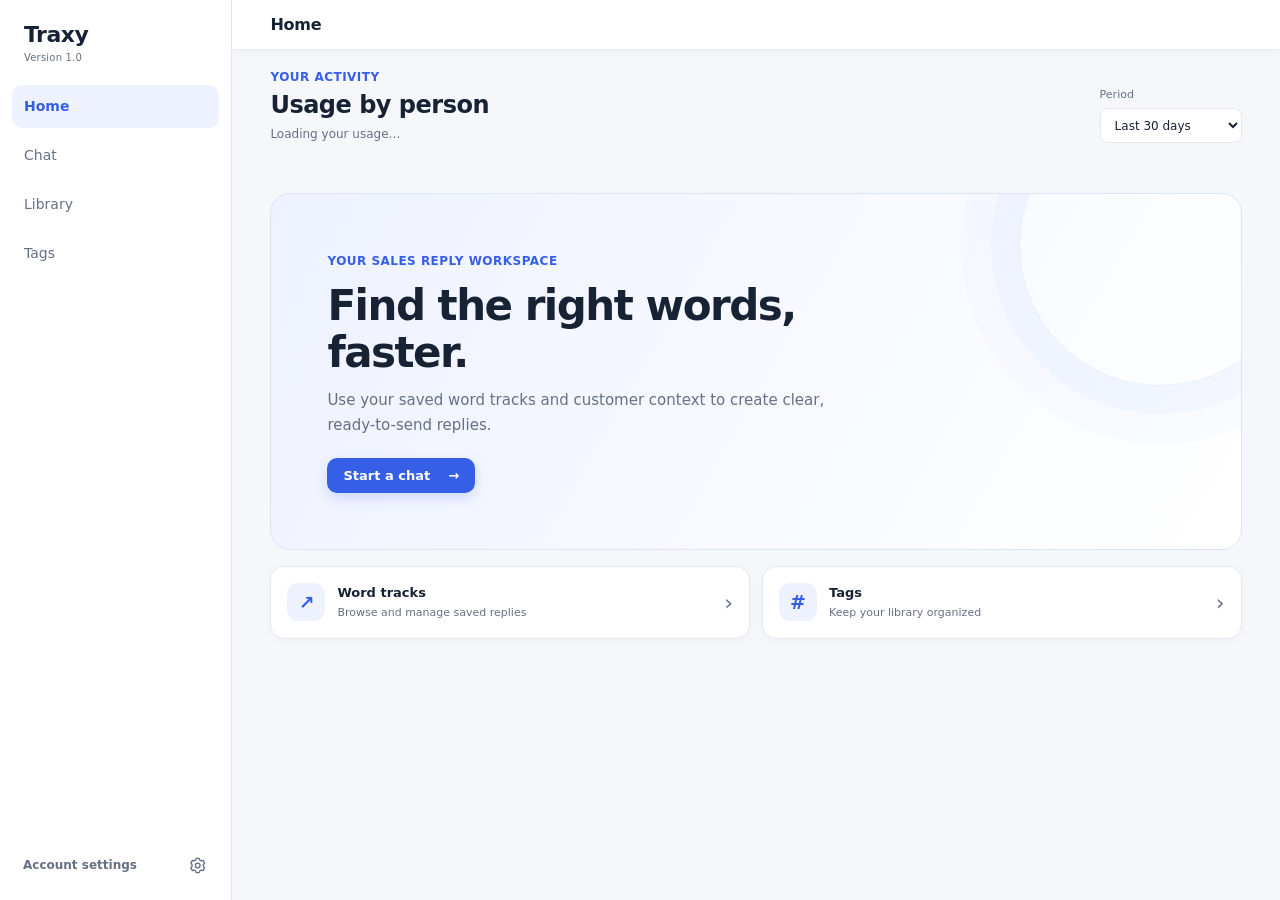
<file: index.html>
<!doctype html>
<html lang="en">
<head>
  <meta charset="UTF-8">
  <meta name="viewport" content="width=device-width, initial-scale=1.0">
  <title>Traxy</title>
  <meta http-equiv="refresh" content="0; url=pages/home.html">
</head>
<body>
  <p><a href="pages/home.html">Open Traxy</a></p>
  <script>location.replace('pages/home.html');</script>
</body>
</html>
</file>
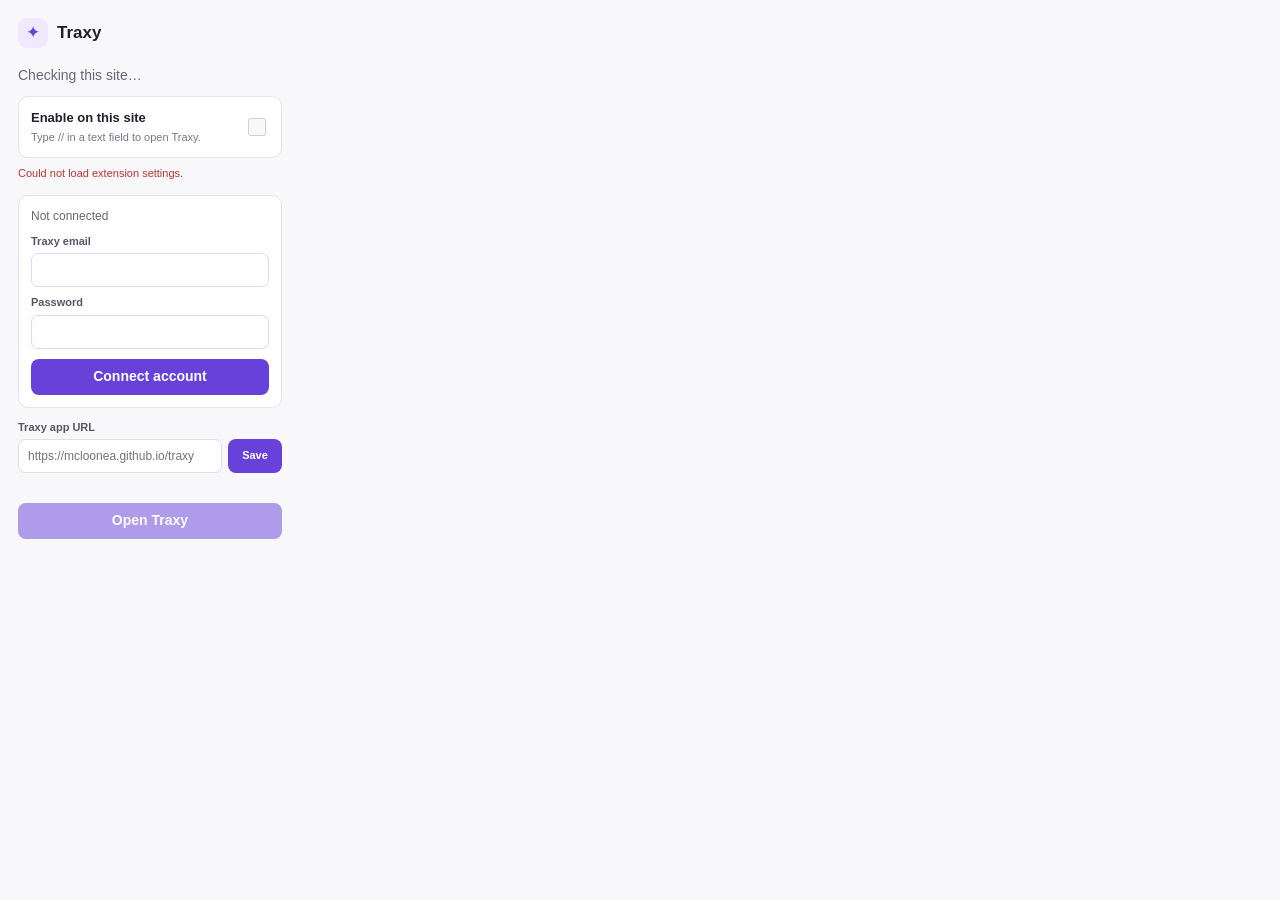
<file: extension/popup.html>
<!doctype html>
<html lang="en">
<head>
  <meta charset="utf-8">
  <meta name="viewport" content="width=device-width, initial-scale=1">
  <title>Traxy extension</title>
  <link rel="stylesheet" href="popup.css">
</head>
<body>
  <main class="popup">
    <header><span class="mark">✦</span><strong>Traxy</strong></header>
    <p id="site-name">Checking this site…</p>
    <label class="switch-row" for="site-enabled">
      <span><strong>Enable on this site</strong><small>Type // in a text field to open Traxy.</small></span>
      <input id="site-enabled" type="checkbox" disabled>
    </label>
    <p id="status" role="status"></p>
    <section class="account" aria-label="Traxy account">
      <p id="account-status">Not connected</p>
      <form id="signin-form">
        <label for="email">Traxy email</label>
        <input id="email" type="email" autocomplete="username" required>
        <label for="password">Password</label>
        <input id="password" type="password" autocomplete="current-password" required>
        <button type="submit" id="signin-button">Connect account</button>
      </form>
      <button id="signout-button" type="button" hidden>Disconnect account</button>
    </section>
    <label class="app-url-label" for="app-url">Traxy app URL</label>
    <div class="app-url-row"><input id="app-url" type="url" placeholder="https://mcloonea.github.io/traxy" autocomplete="url"><button id="save-app-url" type="button">Save</button></div>
    <p id="app-url-status" role="status"></p>
    <button id="open-traxy" type="button" disabled>Open Traxy</button>
  </main>
  <script src="popup.js"></script>
</body>
</html>
</file>
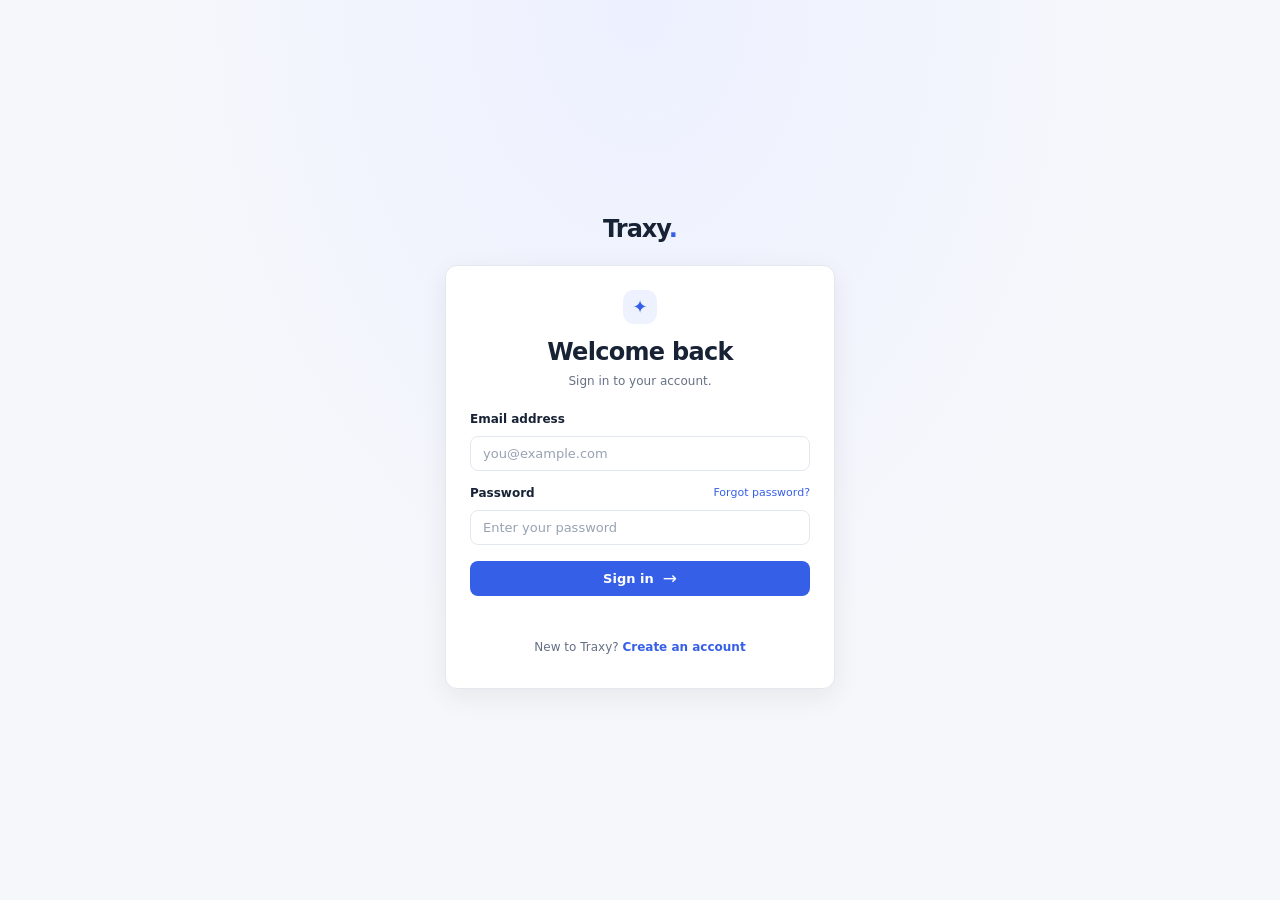
<file: pages/auth.html>
<!doctype html>
<html lang="en">
<head>
  <meta charset="UTF-8">
  <meta name="viewport" content="width=device-width, initial-scale=1.0">
  <title>Sign in | Traxy</title>
  <link rel="stylesheet" href="../design/style.css">
  <script type="module" src="../js/auth.js"></script>
</head>
<body class="auth-page">
  <main class="auth-shell">
    <a class="auth-brand" href="home.html" aria-label="Traxy home">Traxy<span>.</span></a>

    <section class="auth-card" aria-labelledby="auth-title">
      <div class="auth-mark" aria-hidden="true">✦</div>
      <h1 id="auth-title">Welcome back</h1>
      <p class="auth-subtitle" id="auth-subtitle">Sign in to your account.</p>

      <form class="auth-form" id="auth-form">
        <label for="email">Email address</label>
        <input id="email" name="email" type="email" placeholder="you@example.com" autocomplete="email" required>

        <div class="password-label">
          <label for="password">Password</label>
          <a href="#" id="forgot-password">Forgot password?</a>
        </div>
        <input id="password" name="password" type="password" placeholder="Enter your password" autocomplete="current-password" required>

        <div class="name-field" id="name-field" hidden>
          <label for="name">Your name</label>
          <input id="name" name="name" type="text" placeholder="What should we call you?" autocomplete="name">
        </div>

        <button class="auth-submit" type="submit" id="auth-submit" data-mode="signin">Sign in <span aria-hidden="true">→</span></button>
        <p class="auth-message" id="auth-message" role="status" aria-live="polite"></p>
      </form>

      <p class="auth-switch" id="auth-switch">New to Traxy? <button type="button" id="mode-toggle">Create an account</button></p>
    </section>

  </main>
</body>
</html>
</file>
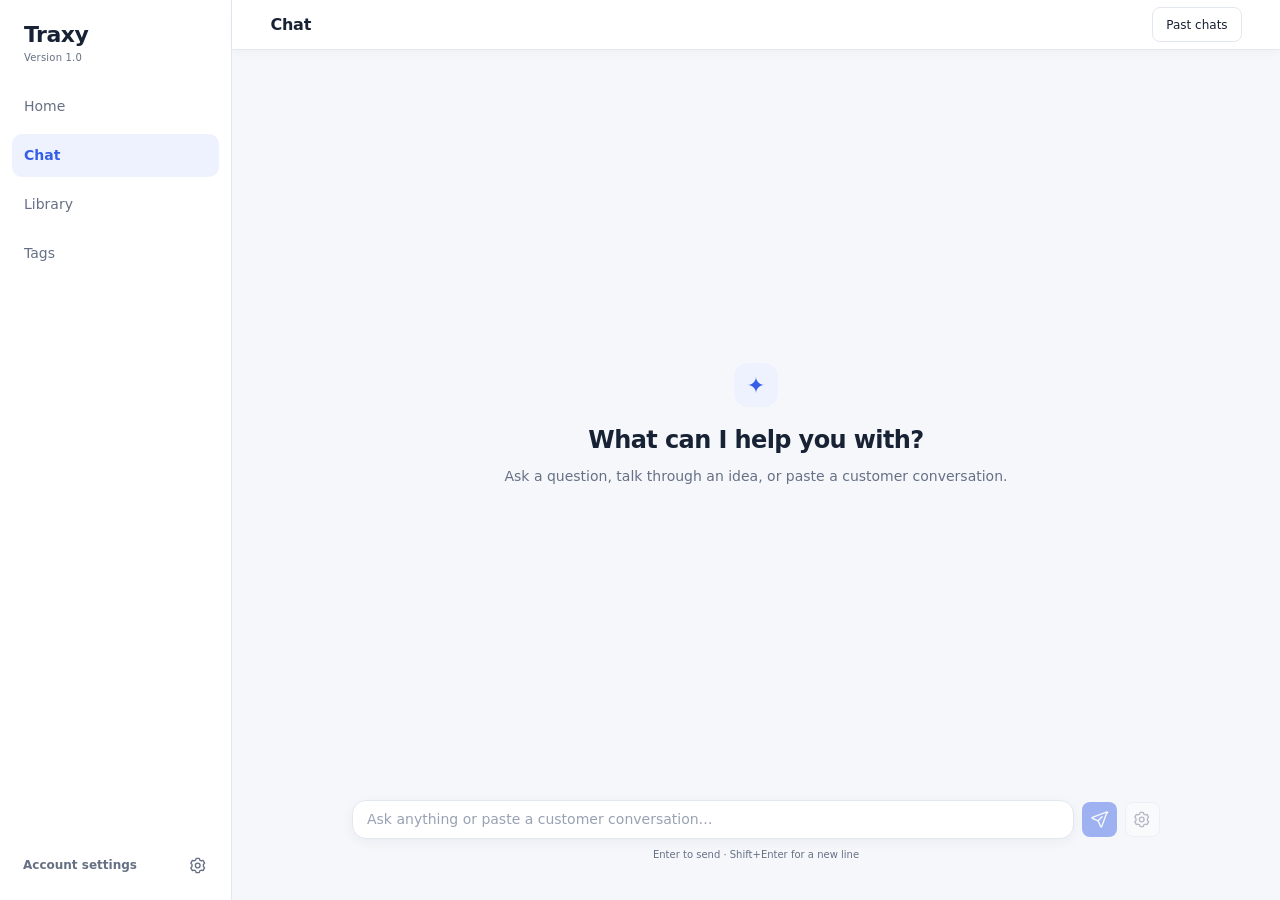
<file: pages/chat.html>
<!doctype html>
<html lang="en">
<head>
  <meta charset="UTF-8">
  <meta name="viewport" content="width=device-width, initial-scale=1.0">
  <title>Chat | Traxy</title>
  <link rel="stylesheet" href="../design/style.css">
  <script src="../js/sidebar.js" defer></script>
  <script type="module" src="../js/chat.js"></script>
</head>
<body data-page="chat">
  <div class="app">
    <header class="app-topbar"><h1>Chat</h1></header>
    <aside id="sidebar"></aside>
    <aside class="history-drawer" id="history-drawer" aria-label="Past conversations" aria-hidden="true">
      <div class="history-heading">
        <h2>Past conversations</h2>
        <button class="history-close" id="history-close" type="button" aria-label="Close past conversations">×</button>
      </div>
      <button class="history-new" id="new-chat-button" type="button">＋ New chat</button>
      <p class="history-status" id="history-status" role="status" aria-live="polite"></p>
      <p class="history-empty" id="history-empty">Your past conversations will appear here.</p>
      <nav class="history-list" id="history-list" aria-label="Conversation history"></nav>
    </aside>
    <main class="chat-page">
      <button class="history-toggle" id="history-toggle" type="button" aria-controls="history-drawer" aria-expanded="false">
        Past chats
      </button>

      <section class="conversation" id="conversation" aria-label="Conversation" aria-live="polite">
        <div class="welcome-message" id="welcome-message">
          <div class="welcome-icon" aria-hidden="true">✦</div>
          <h2>What can I help you with?</h2>
          <p>Ask a question, talk through an idea, or paste a customer conversation.</p>
        </div>
      </section>

      <div class="composer-area">
        <div class="chat-suggestions" id="chat-suggestions" role="listbox" aria-label="Chat suggestions" hidden></div>
        <form class="composer" id="chat-form">
          <div class="composer-input">
            <label class="visually-hidden" for="message-input">Customer conversation or message</label>
            <textarea id="message-input" name="message" rows="1" maxlength="64000" placeholder="Ask anything or paste a customer conversation…" aria-autocomplete="list" aria-controls="chat-suggestions" aria-expanded="false" required></textarea>
          </div>
          <button class="send-button" id="send-button" type="submit" aria-label="Generate responses" disabled>
            <svg viewBox="0 0 24 24" aria-hidden="true"><path d="M21.5 2.5 14.8 21a.7.7 0 0 1-1.3 0l-3.2-7.3-7.3-3.2a.7.7 0 0 1 0-1.3l18.5-6.7a.7.7 0 0 1 .9.9Z"/><path d="m10.3 13.7 5.1-5.1"/></svg>
          </button>
          <div class="composer-settings">
            <button class="settings-toggle" id="settings-toggle" type="button" aria-label="Response settings" aria-controls="chat-settings" aria-expanded="false" disabled>
              <svg viewBox="0 0 24 24" aria-hidden="true"><path d="m9 3-.6 2.2-2 .9-2.1-.6-2 3.5 1.5 1.7v2.6L2.3 15l2 3.5 2.1-.6 2 .9L9 21h4l.6-2.2 2-.9 2.1.6 2-3.5-1.5-1.7v-2.6L19.7 9l-2-3.5-2.1.6-2-.9L13 3Z"/><circle cx="11" cy="12" r="3"/></svg>
            </button>
            <div class="chat-settings" id="chat-settings" role="dialog" aria-label="Response settings" hidden>
              <div id="settings-main">
                <button class="settings-row" id="open-model-settings" type="button">
                  <span class="settings-icon" aria-hidden="true">◈</span><span><strong>Model</strong><small id="selected-model-label">Loading…</small></span><span aria-hidden="true">›</span>
                </button>
                <button class="settings-row" id="open-count-settings" type="button">
                  <span class="settings-icon" aria-hidden="true">≡</span><span><strong>Responses</strong><small id="selected-count-label">3 responses</small></span><span aria-hidden="true">›</span>
                </button>
                <div class="context-meter" id="context-meter" title="Estimated input includes your saved tracks, global prompt, and recent chat.">
                  <div class="context-meter-label"><strong>Context usage</strong><span id="context-label">Loading context…</span></div>
                  <progress id="context-progress" max="100" value="0" aria-label="Context usage"></progress>
                </div>
              </div>
              <div id="settings-model-panel" hidden>
                <button class="settings-back" type="button">‹ Model</button>
                <div id="model-options" role="group" aria-label="Model"></div>
              </div>
              <div id="settings-count-panel" hidden>
                <button class="settings-back" type="button">‹ Responses</button>
                <div class="response-count-options" id="response-count-options" role="group" aria-label="Number of responses">
                  <button type="button" data-count="1" aria-pressed="false">1</button>
                  <button type="button" data-count="2" aria-pressed="false">2</button>
                  <button type="button" data-count="3" aria-pressed="true">3</button>
                </div>
                <p class="settings-help">Choose how many ready-to-send options to generate.</p>
              </div>
              <p class="settings-status" id="settings-status" role="status" aria-live="polite"></p>
            </div>
          </div>
        </form>
        <div class="composer-footer">
          <p class="composer-note" id="composer-note">Enter to send · Shift+Enter for a new line</p>
        </div>
        <p class="composer-status" id="composer-status" role="status" aria-live="polite"></p>
      </div>
    </main>
  </div>
</body>
</html>
</file>
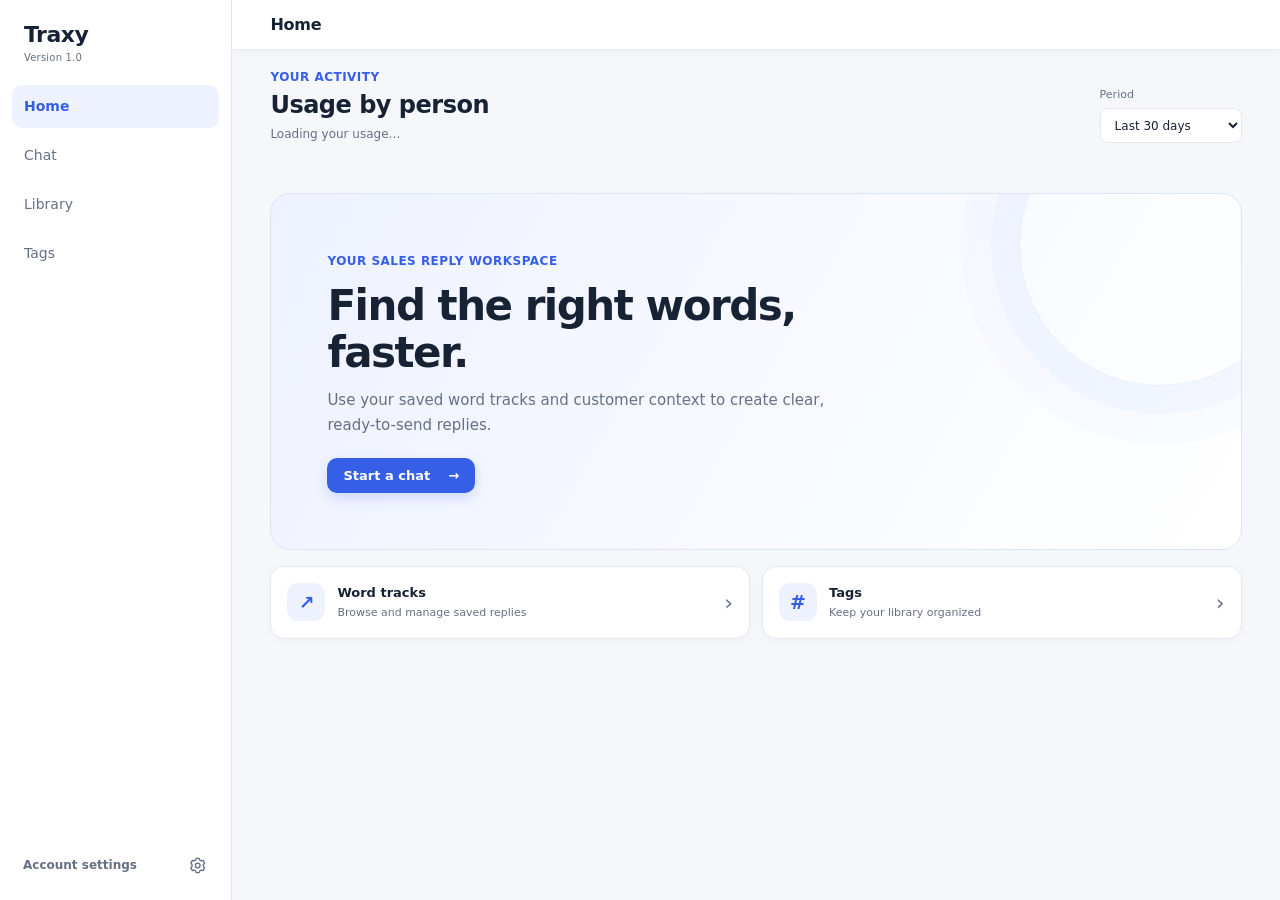
<file: pages/home.html>
<!doctype html>
<html lang="en">
<head>
  <meta charset="UTF-8">
  <meta name="viewport" content="width=device-width, initial-scale=1.0">
  <title>Home | Traxy</title>
  <link rel="stylesheet" href="../design/style.css">
  <script src="../js/sidebar.js" defer></script>
  <script type="module" src="../js/home.js"></script>
</head>
<body data-page="home">
  <div class="app">
    <header class="app-topbar"><h1>Home</h1></header>
    <aside id="sidebar"></aside>
    <main class="content">
      <div class="page-content-shell">
        <section class="usage-dashboard" aria-labelledby="usage-title">
          <div class="usage-heading">
            <div>
              <span class="home-eyebrow">Your activity</span>
              <h2 id="usage-title">Usage by person</h2>
              <p id="usage-person">Loading your usage…</p>
            </div>
            <label class="usage-period-label" for="usage-period">Period
              <select id="usage-period">
                <option value="7">Last 7 days</option>
                <option value="30" selected>Last 30 days</option>
                <option value="90">Last 90 days</option>
              </select>
            </label>
          </div>
          <p class="usage-status" id="usage-status" role="status" aria-live="polite"></p>
          <div class="usage-metrics" id="usage-metrics" hidden>
            <article class="usage-metric"><span>AI responses</span><strong id="usage-responses">0</strong><small>Generations in this period</small></article>
            <article class="usage-metric"><span>Total tokens</span><strong id="usage-total-tokens">0</strong><small>Input and output combined</small></article>
            <article class="usage-metric"><span>Input tokens</span><strong id="usage-input-tokens">0</strong><small>Context sent to the AI</small></article>
            <article class="usage-metric"><span>Output tokens</span><strong id="usage-output-tokens">0</strong><small>AI response tokens</small></article>
          </div>
          <div class="usage-trend-card" id="usage-trend-card" hidden>
            <div class="usage-trend-heading"><h3>Daily activity</h3><span>AI responses</span></div>
            <div class="usage-trend" id="usage-trend" role="img" aria-label="Daily AI response activity"></div>
          </div>
          <div class="usage-breakdowns" id="usage-breakdowns" hidden>
            <section class="usage-breakdown-card" aria-labelledby="usage-dates-title">
              <div class="usage-trend-heading"><h3 id="usage-dates-title">By date</h3><span>Local dates</span></div>
              <div class="usage-table-wrap">
                <table class="usage-table">
                  <thead><tr><th scope="col">Date</th><th scope="col">Responses</th><th scope="col">Input tokens</th><th scope="col">Output tokens</th></tr></thead>
                  <tbody id="usage-daily-rows"></tbody>
                </table>
              </div>
            </section>
            <section class="usage-breakdown-card" aria-labelledby="usage-models-title">
              <div class="usage-trend-heading"><h3 id="usage-models-title">By model</h3><span>Selected period</span></div>
              <div class="usage-table-wrap">
                <table class="usage-table">
                  <thead><tr><th scope="col">Model</th><th scope="col">Responses</th><th scope="col">Total tokens</th></tr></thead>
                  <tbody id="usage-model-rows"></tbody>
                </table>
              </div>
            </section>
          </div>
        </section>
        <section class="onboarding-card" id="onboarding-card" aria-labelledby="onboarding-title" hidden>
          <div class="onboarding-heading">
            <div><span class="home-eyebrow">Quick setup</span><h2 id="onboarding-title">Make Traxy yours</h2><p id="onboarding-progress">Loading your setup…</p></div>
          </div>
          <ol class="onboarding-steps">
            <li id="onboarding-profile"><span class="onboarding-step-check" aria-hidden="true"></span><span><strong>Set your name</strong><small>Personalize your workspace.</small></span><a href="profile.html">Set up profile <span aria-hidden="true">→</span></a></li>
            <li id="onboarding-tracks"><span class="onboarding-step-check" aria-hidden="true"></span><span><strong>Add three word tracks</strong><small>Give Traxy replies that sound like you.</small></span><a href="library.html">Add tracks <span aria-hidden="true">→</span></a></li>
            <li id="onboarding-reply"><span class="onboarding-step-check" aria-hidden="true"></span><span><strong>Try your first reply</strong><small>Ask a question or paste a customer conversation.</small></span><a href="chat.html">Open chat <span aria-hidden="true">→</span></a></li>
          </ol>
        </section>
        <section class="home-hero" aria-labelledby="home-title">
          <span class="home-eyebrow">Your sales reply workspace</span>
          <h2 id="home-title">Find the right words, faster.</h2>
          <p>Use your saved word tracks and customer context to create clear, ready-to-send replies.</p>
          <a class="home-primary-action" href="chat.html">Start a chat <span aria-hidden="true">→</span></a>
        </section>
        <section class="home-shortcuts" aria-label="Your workspace">
          <a class="home-shortcut" href="library.html">
            <span class="home-shortcut-icon" aria-hidden="true">↗</span>
            <span><strong>Word tracks</strong><small>Browse and manage saved replies</small></span>
            <span class="home-shortcut-arrow" aria-hidden="true">›</span>
          </a>
          <a class="home-shortcut" href="tags.html">
            <span class="home-shortcut-icon" aria-hidden="true">#</span>
            <span><strong>Tags</strong><small>Keep your library organized</small></span>
            <span class="home-shortcut-arrow" aria-hidden="true">›</span>
          </a>
        </section>
      </div>
    </main>
  </div>
</body>
</html>
</file>
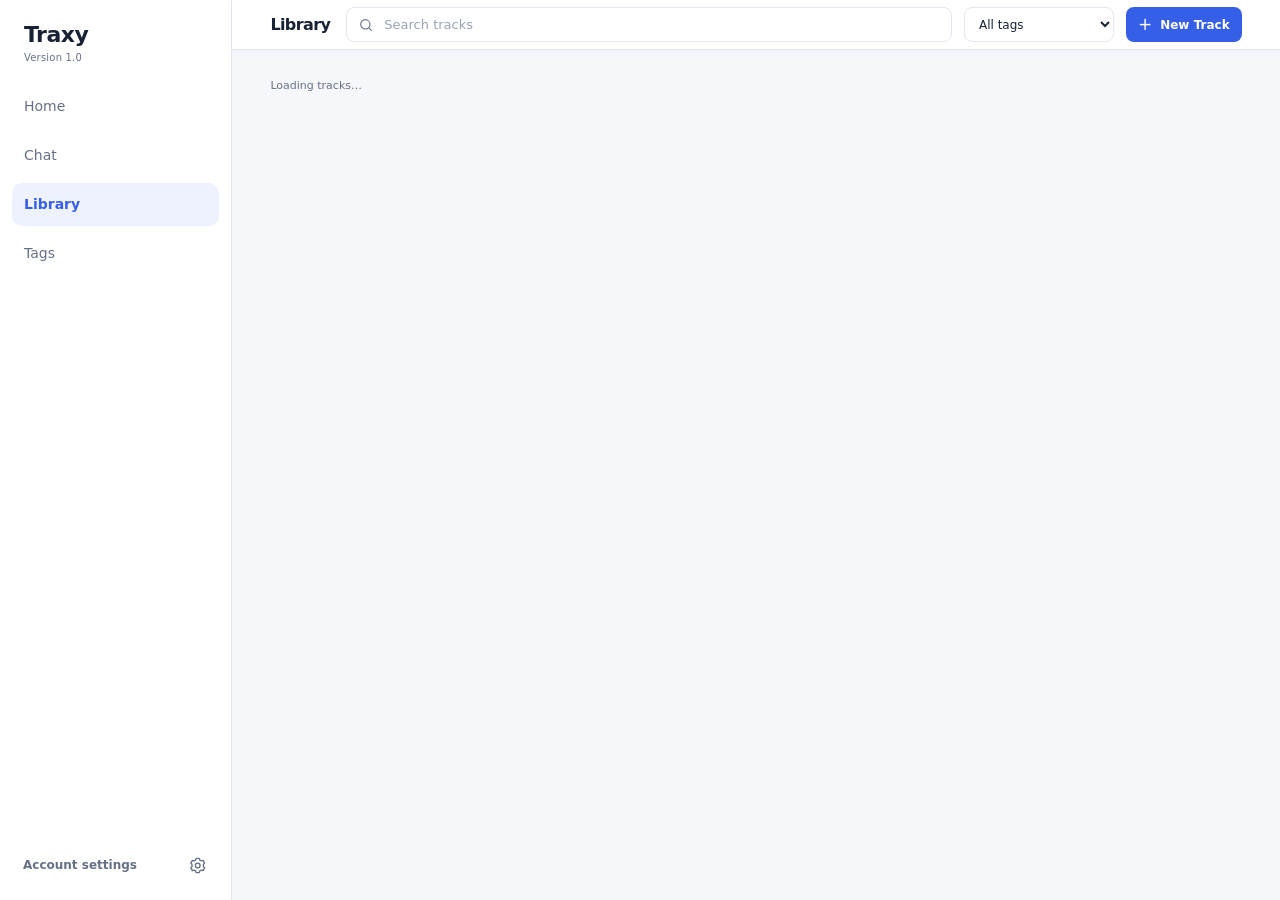
<file: pages/library.html>
<!doctype html>
<html lang="en">
<head>
  <meta charset="UTF-8">
  <meta name="viewport" content="width=device-width, initial-scale=1.0">
  <title>Library | Traxy</title>
  <link rel="stylesheet" href="../design/style.css">
  <script src="../js/sidebar.js" defer></script>
  <script type="module" src="../js/library.js"></script>
</head>
<body data-page="library">
  <div class="app">
    <header class="app-topbar library-topbar">
      <h1>Library</h1>
      <label class="library-search">
        <span class="visually-hidden">Search word tracks</span>
        <svg viewBox="0 0 24 24" aria-hidden="true"><circle cx="11" cy="11" r="7"/><path d="m16 16 4 4"/></svg>
        <input id="track-search" type="search" placeholder="Search tracks">
      </label>
      <label class="library-filter-label">
        <span class="visually-hidden">Filter tracks by tag</span>
        <select id="tag-filter"><option value="">All tags</option></select>
      </label>
      <button class="library-new-button" id="new-track-button" type="button"><span aria-hidden="true">+</span> New Track</button>
    </header>
    <aside id="sidebar"></aside>
    <main class="library-page">
      <div class="library-content">
        <p class="library-status" id="library-status" role="status" aria-live="polite">Loading tracks…</p>
        <section class="track-grid" id="track-grid" aria-label="Saved word tracks"></section>
        <section class="library-empty" id="library-empty" aria-label="No saved word tracks" hidden>
          <div class="library-empty-icon" aria-hidden="true">
            <svg viewBox="0 0 24 24"><path d="M5 4.75A1.75 1.75 0 0 1 6.75 3H20v15H6.75A1.75 1.75 0 0 0 5 19.75z"/><path d="M5 5v14.75A1.25 1.25 0 0 0 6.25 21H20M9 7h7M9 10h7"/></svg>
          </div>
          <h2 id="empty-title">No tracks yet</h2>
          <p id="empty-copy">Create a track to get started.</p>
        </section>

        <dialog class="track-dialog" id="track-dialog" aria-labelledby="track-dialog-title">
          <form id="track-form">
            <div class="track-dialog-heading">
              <h2 id="track-dialog-title">New track</h2>
              <button class="track-dialog-close" id="close-track-dialog" type="button" aria-label="Close">×</button>
            </div>
            <label class="track-form-field">Title<input id="track-title" name="title" maxlength="120" required></label>
            <label class="track-form-field">Track<textarea id="track-content" name="content" rows="6" maxlength="10000" required></textarea></label>
            <fieldset class="track-tag-fieldset">
              <legend>Tags</legend>
              <div class="track-tag-options" id="track-tag-options"></div>
              <a href="tags.html">Manage tags</a>
            </fieldset>
            <p class="track-form-message" id="track-form-message" role="status" aria-live="polite"></p>
            <div class="track-dialog-actions">
              <button class="track-cancel-button" id="cancel-track" type="button">Cancel</button>
              <button class="library-new-button" id="save-track" type="submit">Save Track</button>
            </div>
          </form>
        </dialog>
      </div>
    </main>
  </div>
</body>
</html>
</file>
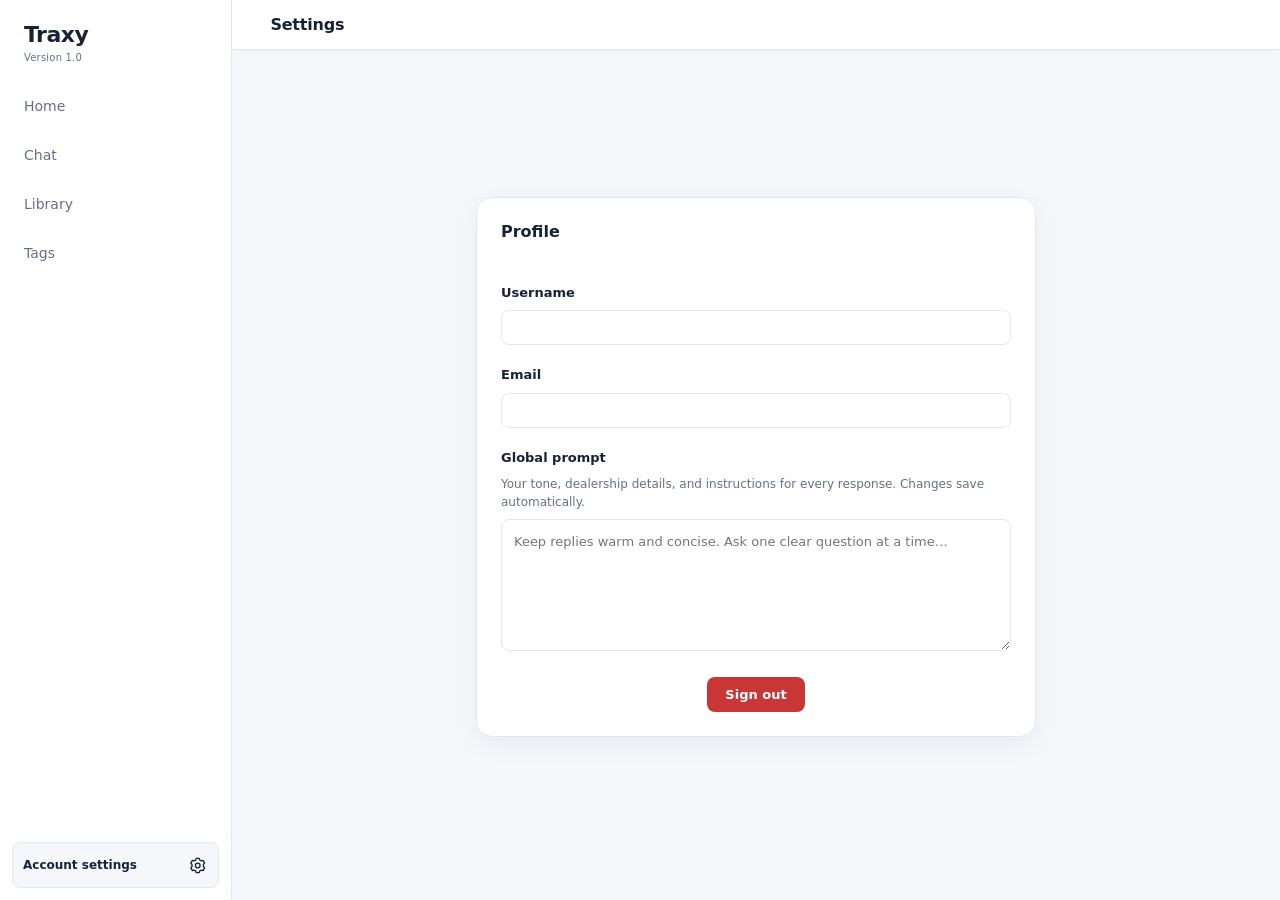
<file: pages/profile.html>
<!doctype html>
<html lang="en">
<head>
  <meta charset="UTF-8">
  <meta name="viewport" content="width=device-width, initial-scale=1.0">
  <title>Settings | Traxy</title>
  <link rel="stylesheet" href="../design/style.css">
  <script src="../js/sidebar.js" defer></script>
  <script type="module" src="../js/profile.js"></script>
</head>
<body data-page="profile">
  <div class="app">
    <header class="app-topbar"><h1>Settings</h1></header>
    <aside id="sidebar"></aside>
    <main class="profile-page">
      <section class="profile-card" aria-labelledby="profile-title">
        <h2 id="profile-title">Profile</h2>
        <p class="profile-message" id="profile-message" role="status" aria-live="polite"></p>
        <div class="profile-field">
          <label for="profile-username">Username</label>
          <input id="profile-username" type="text" autocomplete="nickname" maxlength="80" disabled>
        </div>
        <div class="profile-field">
          <label for="profile-email">Email</label>
          <input id="profile-email" type="email" autocomplete="email" disabled>
        </div>
        <div class="profile-field">
          <label for="profile-global-prompt">Global prompt</label>
          <p class="field-help" id="global-prompt-help">Your tone, dealership details, and instructions for every response. Changes save automatically.</p>
          <textarea id="profile-global-prompt" rows="5" maxlength="8000" aria-describedby="global-prompt-help" placeholder="Keep replies warm and concise. Ask one clear question at a time…" disabled></textarea>
        </div>
        <button class="profile-signout" id="sign-out" type="button">Sign out</button>
      </section>
    </main>
  </div>
</body>
</html>
</file>
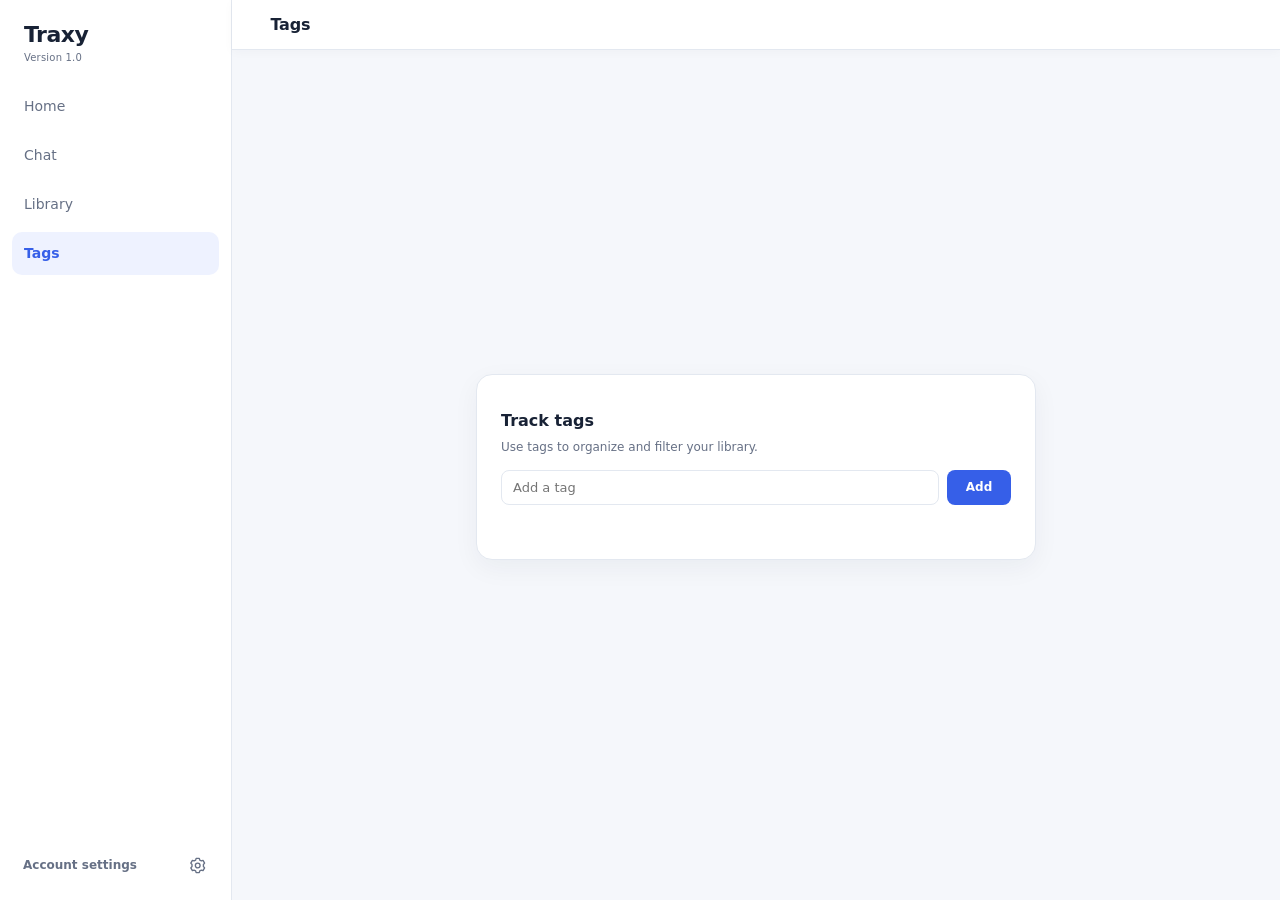
<file: pages/tags.html>
<!doctype html>
<html lang="en">
<head>
  <meta charset="UTF-8">
  <meta name="viewport" content="width=device-width, initial-scale=1.0">
  <title>Tags | Traxy</title>
  <link rel="stylesheet" href="../design/style.css">
  <script src="../js/sidebar.js" defer></script>
  <script type="module" src="../js/profile.js"></script>
</head>
<body data-page="tags">
  <div class="app">
    <header class="app-topbar"><h1>Tags</h1></header>
    <aside id="sidebar"></aside>
    <main class="profile-page">
      <section class="profile-card">
        <section class="profile-tags" aria-labelledby="profile-tags-title">
          <div class="profile-tags-heading">
            <h2 id="profile-tags-title">Track tags</h2>
            <p>Use tags to organize and filter your library.</p>
          </div>
          <form class="profile-tag-form" id="tag-form">
            <label class="visually-hidden" for="new-tag">New tag</label>
            <input id="new-tag" name="tag" type="text" maxlength="40" placeholder="Add a tag">
            <button type="submit">Add</button>
          </form>
          <p class="profile-tag-message" id="tag-message" role="status" aria-live="polite"></p>
          <ul class="profile-tag-list" id="profile-tag-list" aria-label="Your tags"></ul>
        </section>
      </section>
    </main>
  </div>
</body>
</html>
</file>
<file: extension/popup.css>
* { box-sizing: border-box; }
body { width: 300px; margin: 0; background: #f8f8fb; color: #20212a; font: 14px/1.4 -apple-system, BlinkMacSystemFont, "Segoe UI", sans-serif; }
.popup { padding: 18px; }
header { display: flex; align-items: center; gap: 9px; font-size: 17px; }
.mark { display: grid; width: 30px; height: 30px; place-items: center; border-radius: 9px; background: #eee9ff; color: #6741d9; }
#site-name { margin: 18px 0 10px; overflow: hidden; color: #666876; text-overflow: ellipsis; white-space: nowrap; }
.switch-row { display: flex; align-items: center; justify-content: space-between; gap: 12px; padding: 12px; border: 1px solid #e3e3eb; border-radius: 10px; background: white; cursor: pointer; }
.switch-row strong, .switch-row small { display: block; }
.switch-row strong { font-size: 13px; }
.switch-row small { margin-top: 3px; color: #777987; font-size: 11px; }
input { width: 18px; height: 18px; accent-color: #6741d9; }
#status { min-height: 16px; margin: 8px 0; color: #777987; font-size: 11px; }
#status[data-error="true"] { color: #ba3434; }
button { width: 100%; height: 36px; border: 0; border-radius: 8px; background: #6741d9; color: white; font: inherit; font-weight: 600; cursor: pointer; }
button:hover { background: #5432ba; }
button:disabled { opacity: .5; cursor: default; }
.account { margin: 13px 0 0; padding: 12px; border: 1px solid #e3e3eb; border-radius: 10px; background: #fff; }
#account-status { margin: 0 0 9px; color: #666876; font-size: 12px; }
#signin-form label, .app-url-label { display: block; margin: 8px 0 4px; color: #555765; font-size: 11px; font-weight: 600; }
#signin-form input, #app-url { width: 100%; height: 34px; padding: 0 9px; border: 1px solid #dedce6; border-radius: 7px; background: #fff; color: #20212a; font: inherit; font-size: 12px; }
#signin-form button, #signout-button { margin-top: 10px; }
.app-url-label { margin-top: 12px; }
.app-url-row { display: flex; gap: 6px; }
.app-url-row button { flex: 0 0 54px; width: 54px; height: 34px; font-size: 11px; }
#app-url-status { min-height: 14px; margin: 4px 0; color: #777987; font-size: 10px; }
#open-traxy { margin-top: 8px; }
</file>
<file: design/style.css>
@import url('./tokens.css');

* { box-sizing: border-box; }
:focus-visible { outline: 3px solid var(--color-focus-ring); outline-offset: 2px; }
button, a, input, textarea, select { -webkit-tap-highlight-color: transparent; }
button { width: auto; height: var(--control-height); min-height: var(--control-height); box-sizing: border-box; }
body { margin: 0; font-family: var(--font); color: var(--color-text); background: var(--color-background); font-size: var(--type-body); line-height: var(--line-body); -webkit-font-smoothing: antialiased; }
h1 { line-height: var(--line-title); }
h2, h3 { line-height: var(--line-heading); }
.app { --app-header-gutter: max(var(--page-gutter), calc((100vw - var(--sidebar-width) - 1180px) / 2 + var(--page-gutter))); position: relative; min-height: 100vh; display: flex; }
.app:has(.history-drawer) { position: relative; overflow: hidden; }
.app-topbar { position: absolute; z-index: 4; top: 0; right: 0; left: var(--sidebar-width); height: 50px; display: flex; align-items: center; gap: var(--space-3); padding: 0 var(--app-header-gutter); border-bottom: 1px solid var(--color-border); background: var(--color-surface); box-shadow: 0 2px 10px rgb(24 34 53 / 3%); }
.app-topbar h1 { margin: 0; font-size: var(--type-heading); font-weight: 650; letter-spacing: -.2px; }
.sidebar { width: var(--sidebar-width); min-height: 100vh; display: flex; flex-direction: column; flex-shrink: 0; background: var(--color-surface); border-right: 1px solid var(--color-border); padding: var(--space-5) var(--space-3) var(--space-3); }
.brand { display: flex; align-items: center; gap: 10px; padding: 2px var(--space-3) var(--space-5); color: var(--color-text); text-decoration: none; }
.brand-icon { width: 34px; height: 34px; display: grid; place-items: center; flex: 0 0 auto; border-radius: 11px; background: var(--color-accent-soft); color: var(--color-accent); font-size: 20px; }
.brand-copy { min-width: 0; display: flex; flex-direction: column; }
.brand-name { font-size: 22px; font-weight: 750; letter-spacing: -.5px; line-height: 1.15; }
.brand-version { margin-top: 3px; color: var(--color-muted); font-size: var(--type-micro); letter-spacing: .2px; }
.brand:hover .brand-name { color: var(--color-accent); }
.sidebar-account { min-height: 46px; display: flex; align-items: center; gap: 10px; margin-top: auto; padding: 8px 10px; border: 1px solid transparent; border-radius: var(--radius-control); color: var(--color-muted); text-decoration: none; }
.sidebar-account:hover, .sidebar-account[aria-current="page"] { border-color: var(--color-border); background: var(--color-background); color: var(--color-text); }
.sidebar-username { flex: 1; min-width: 0; overflow: hidden; font-size: var(--type-small); font-weight: 560; text-overflow: ellipsis; white-space: nowrap; }
.sidebar-account svg { width: 19px; height: 19px; flex: 0 0 auto; fill: none; stroke: currentColor; stroke-width: 1.7; stroke-linecap: round; stroke-linejoin: round; }
.nav { display: flex; flex-direction: column; gap: 6px; }
.nav a { display: block; text-decoration: none; color: var(--color-muted); border-radius: 10px; padding: 11px var(--space-3); font-size: var(--type-body); font-weight: 520; transition: background 120ms ease, color 120ms ease; }
.nav a:hover { background: var(--color-background); color: var(--color-text); }
.nav a.active { background: var(--color-accent-soft); color: var(--color-accent); font-weight: 650; }
.content { flex: 1; min-width: 0; padding: 66px var(--page-gutter) var(--space-7); }
.page-content-shell { width: min(100%, 1180px); margin: 0 auto; }
.page-heading { display: flex; align-items: center; min-height: var(--control-height); padding-bottom: var(--space-4); border-bottom: 1px solid var(--color-border); }
.home-hero { position: relative; overflow: hidden; padding: clamp(28px, 5vw, 56px); border: 1px solid #dce4fb; border-radius: 20px; background: linear-gradient(120deg, #eef2ff 0%, #f8faff 58%, #fff 100%); }
.home-hero::after { position: absolute; top: -90px; right: -60px; width: 280px; height: 280px; border: 1px solid rgb(54 95 232 / 9%); border-radius: 50%; box-shadow: 0 0 0 28px rgb(54 95 232 / 3%), 0 0 0 58px rgb(54 95 232 / 2%); content: ""; pointer-events: none; }
.home-eyebrow { display: inline-block; margin-bottom: var(--space-3); color: var(--color-accent); font-size: var(--type-small); font-weight: 700; letter-spacing: .04em; text-transform: uppercase; }
.home-hero h2 { max-width: 520px; margin: 0; font-size: clamp(30px, 4vw, 42px); font-weight: 680; letter-spacing: -1.5px; line-height: 1.12; }
.home-hero p { max-width: 500px; margin: var(--space-3) 0 var(--space-5); color: var(--color-muted); font-size: 15px; line-height: 1.65; }
.home-primary-action { position: relative; z-index: 1; height: var(--control-height); display: inline-flex; align-items: center; gap: 18px; padding: 0 16px; border-radius: 10px; background: var(--color-accent); color: white; font-size: var(--type-control); font-weight: 650; text-decoration: none; box-shadow: 0 5px 14px rgb(54 95 232 / 20%); }
.home-primary-action:hover { background: var(--color-accent-hover); }
.home-shortcuts { display: grid; grid-template-columns: repeat(2, minmax(0, 1fr)); gap: var(--space-3); margin-top: var(--space-4); }
.home-shortcut { min-width: 0; display: flex; align-items: center; gap: var(--space-3); padding: var(--space-4); border: 1px solid var(--color-border); border-radius: 14px; background: var(--color-surface); color: var(--color-text); text-decoration: none; box-shadow: 0 2px 8px rgb(24 34 53 / 3%); transition: border-color 140ms ease, transform 140ms ease, box-shadow 140ms ease; }
.home-shortcut:hover { transform: translateY(-2px); border-color: var(--color-border-hover); box-shadow: 0 8px 20px rgb(24 34 53 / 7%); }
.home-shortcut-icon { width: 38px; height: 38px; display: grid; flex: 0 0 auto; place-items: center; border-radius: 11px; background: var(--color-accent-soft); color: var(--color-accent); font-size: 19px; font-weight: 650; }
.home-shortcut > span:nth-child(2) { min-width: 0; flex: 1; }
.home-shortcut strong, .home-shortcut small { display: block; }
.home-shortcut strong { font-size: var(--type-control); font-weight: 650; }
.home-shortcut small { margin-top: 3px; color: var(--color-muted); font-size: var(--type-caption); }
.home-shortcut-arrow { color: var(--color-muted); font-size: 22px; }
.usage-dashboard { margin-bottom: var(--space-5); }
.usage-heading { display: flex; align-items: flex-end; justify-content: space-between; gap: var(--space-4); margin-bottom: var(--space-3); }
.usage-heading .home-eyebrow { margin-bottom: var(--space-1); }
.usage-heading h2 { margin: 0; font-size: var(--type-title); font-weight: 650; letter-spacing: -.5px; }
.usage-heading p { margin: 4px 0 0; color: var(--color-muted); font-size: var(--type-small); }
.usage-period-label { display: grid; gap: 5px; color: var(--color-muted); font-size: var(--type-caption); }
.usage-period-label select { min-width: 142px; height: var(--control-height); padding: 0 10px; border: 1px solid var(--color-border); border-radius: var(--radius-control); background: var(--color-surface); color: var(--color-text); font: inherit; font-size: var(--type-small); }
.usage-status { min-height: 18px; margin: 0 0 var(--space-2); color: var(--color-muted); font-size: var(--type-caption); }
.usage-metrics { display: grid; grid-template-columns: repeat(4, minmax(0, 1fr)); gap: var(--space-3); }
.usage-metrics[hidden], .usage-trend-card[hidden], .usage-breakdowns[hidden], .onboarding-card[hidden] { display: none; }
.usage-metric, .usage-trend-card { min-width: 0; padding: var(--space-4); border: 1px solid var(--color-border); border-radius: 14px; background: var(--color-surface); box-shadow: 0 2px 8px rgb(24 34 53 / 3%); }
.usage-metric > span, .usage-metric > small { display: block; }
.usage-metric > span { color: var(--color-muted); font-size: var(--type-small); }
.usage-metric strong { display: block; margin-top: 8px; font-size: clamp(22px, 3vw, 30px); font-weight: 680; letter-spacing: -.8px; line-height: 1.1; font-variant-numeric: tabular-nums; }
.usage-metric > small { margin-top: 7px; color: var(--color-muted); font-size: var(--type-caption); }
.usage-trend-card { margin-top: var(--space-3); }
.usage-trend-heading { display: flex; align-items: baseline; justify-content: space-between; gap: var(--space-3); }
.usage-trend-heading h3 { margin: 0; font-size: var(--type-control); font-weight: 640; }
.usage-trend-heading > span { color: var(--color-muted); font-size: var(--type-caption); }
.usage-trend { height: 118px; display: grid; grid-auto-columns: minmax(0, 1fr); grid-auto-flow: column; align-items: end; gap: 3px; margin-top: 14px; border-bottom: 1px solid var(--color-border); }
.usage-day { height: 100%; min-width: 0; display: flex; flex-direction: column; align-items: center; justify-content: flex-end; gap: 5px; }
.usage-day-bar { width: min(100%, 18px); min-height: 2px; border-radius: 4px 4px 0 0; background: var(--color-accent); }
.usage-day small { height: 14px; color: var(--color-muted); font-size: 9px; white-space: nowrap; }
.usage-breakdowns { display: grid; grid-template-columns: minmax(0, 1.35fr) minmax(0, 1fr); gap: var(--space-3); margin-top: var(--space-3); }
.usage-breakdown-card { min-width: 0; padding: var(--space-4); border: 1px solid var(--color-border); border-radius: 14px; background: var(--color-surface); box-shadow: 0 2px 8px rgb(24 34 53 / 3%); }
.usage-table-wrap { max-height: 300px; overflow: auto; margin-top: 12px; }
.usage-table { width: 100%; border-collapse: collapse; text-align: left; font-size: var(--type-caption); font-variant-numeric: tabular-nums; }
.usage-table th { position: sticky; top: 0; z-index: 1; padding: 8px 9px; background: var(--color-surface); color: var(--color-muted); font-weight: 600; white-space: nowrap; }
.usage-table td { padding: 9px; border-top: 1px solid var(--color-border); color: var(--color-text); white-space: nowrap; }
.usage-table td:not(:first-child), .usage-table th:not(:first-child) { text-align: right; }
.usage-table-empty { color: var(--color-muted) !important; text-align: left !important; }
.onboarding-card { margin-bottom: var(--space-5); padding: var(--space-5); border: 1px solid var(--color-border); border-radius: 14px; background: var(--color-surface); box-shadow: 0 2px 8px rgb(24 34 53 / 3%); }
.onboarding-heading h2 { margin: 0; font-size: var(--type-title); font-weight: 650; letter-spacing: -.5px; }
.onboarding-heading p { margin: 4px 0 0; color: var(--color-muted); font-size: var(--type-small); }
.onboarding-heading .home-eyebrow { margin-bottom: var(--space-1); }
.onboarding-steps { display: grid; grid-template-columns: repeat(3, minmax(0, 1fr)); gap: var(--space-3); margin: var(--space-4) 0 0; padding: 0; list-style: none; }
.onboarding-steps li { min-width: 0; display: grid; grid-template-columns: 20px minmax(0, 1fr); align-content: start; gap: 9px; padding: var(--space-3); border: 1px solid var(--color-border); border-radius: 11px; }
.onboarding-step-check { width: 18px; height: 18px; display: grid; place-items: center; border: 1.5px solid var(--color-border-hover); border-radius: 50%; color: var(--color-surface); font-size: 11px; }
.onboarding-steps li[data-complete="true"] .onboarding-step-check { border-color: var(--color-success); background: var(--color-success); }
.onboarding-steps li[data-complete="true"] .onboarding-step-check::after { content: "✓"; }
.onboarding-steps li > span:nth-child(2) { min-width: 0; }
.onboarding-steps strong, .onboarding-steps small { display: block; }
.onboarding-steps strong { font-size: var(--type-small); font-weight: 640; }
.onboarding-steps small { margin-top: 3px; color: var(--color-muted); font-size: var(--type-caption); line-height: 1.4; }
.onboarding-steps a { grid-column: 2; justify-self: start; margin-top: 2px; color: var(--color-accent); font-size: var(--type-caption); font-weight: 620; text-decoration: none; }
.onboarding-steps a:hover { text-decoration: underline; }
.onboarding-steps li[data-complete="true"] a { color: var(--color-muted); }
.content h1, .library-topbar h1, .profile-card h1 { margin: 0; font-size: var(--type-title); font-weight: 650; letter-spacing: -.6px; }
.library-page { flex: 1; min-width: 0; padding: 66px var(--page-gutter) var(--space-7); }
.library-content { width: min(100%, 1180px); margin: 0 auto; }
.library-topbar { gap: var(--space-3); }
.library-topbar h1 { flex: 0 0 auto; margin: 0 4px 0 0; }
.app-topbar.library-topbar h1 { font-size: var(--type-heading); }
.library-new-button { flex: 0 0 auto; height: var(--control-height); display: inline-flex; align-items: center; justify-content: center; gap: var(--space-2); padding: 0 12px; border: 0; border-radius: var(--radius-control); background: var(--color-accent); color: var(--color-surface); font: inherit; font-size: var(--type-small); font-weight: 620; cursor: pointer; white-space: nowrap; }
.library-new-button:hover { background: var(--color-accent-hover); }
.library-new-button span { font-size: 17px; font-weight: 400; line-height: 1; }
.library-search { flex: 1 1 280px; min-width: 180px; height: var(--control-height); display: flex; align-items: center; gap: var(--space-2); padding: 0 11px; border: 1px solid var(--color-border); border-radius: var(--radius-control); background: var(--color-surface); color: var(--color-muted); }
.library-search:focus-within { border-color: var(--color-accent-border); box-shadow: 0 0 0 3px var(--color-focus-ring); }
.library-search svg { width: 16px; height: 16px; flex: 0 0 auto; fill: none; stroke: currentColor; stroke-width: 1.7; stroke-linecap: round; }
.library-search input { width: 100%; border: 0; outline: 0; background: transparent; color: var(--color-text); font: inherit; font-size: var(--type-control); }
.library-search input::placeholder { color: var(--color-placeholder); }
.library-filter-label { flex: 0 0 150px; }
.library-filter-label select { width: 100%; height: var(--control-height); padding: 0 28px 0 10px; border: 1px solid var(--color-border); border-radius: var(--radius-control); outline: 0; background: var(--color-surface); color: var(--color-text); font: inherit; font-size: var(--type-small); }
.library-filter-label select:focus { border-color: var(--color-accent-border); box-shadow: 0 0 0 3px var(--color-focus-ring); }
.library-status { min-height: 16px; margin: var(--space-3) 0 var(--space-2); color: var(--color-muted); font-size: var(--type-caption); }
.library-status[data-state="error"] { color: var(--color-destructive); }
.track-grid { display: grid; grid-template-columns: repeat(3, minmax(0, 1fr)); gap: var(--space-3); }
.track-card { min-height: 160px; display: flex; flex-direction: column; padding: var(--space-4); border: 1px solid var(--color-border); border-radius: 14px; background: var(--color-surface); box-shadow: 0 2px 8px rgb(24 34 53 / 3%); transition: border-color 140ms ease, box-shadow 140ms ease, transform 140ms ease; }
.track-card:hover { transform: translateY(-2px); border-color: var(--color-border-hover); box-shadow: 0 8px 20px rgb(24 34 53 / 7%); }
.track-card h2 { margin: 0; font-size: var(--type-heading); font-weight: 640; letter-spacing: -.15px; }
.track-preview { display: -webkit-box; margin: var(--space-2) 0 0; overflow: hidden; color: var(--color-muted); font-size: var(--type-small); line-height: var(--line-body); white-space: pre-wrap; -webkit-box-orient: vertical; -webkit-line-clamp: 4; }
.track-tags { display: flex; flex-wrap: wrap; gap: var(--space-2); margin-top: auto; padding-top: var(--space-4); }
.track-tag { padding: var(--space-1) var(--space-2); border-radius: var(--radius-badge); background: var(--color-accent-soft); color: var(--color-accent); font-size: var(--type-micro); font-weight: 600; }
.library-empty { min-height: 210px; display: flex; flex-direction: column; align-items: center; justify-content: center; padding: var(--space-6) var(--space-5); border: 1px dashed var(--color-border); border-radius: var(--radius-card); background: rgb(255 255 255 / 58%); text-align: center; }
.library-empty[hidden] { display: none; }
.library-empty-icon { width: 38px; height: 38px; display: grid; place-items: center; margin-bottom: 12px; border-radius: 11px; background: var(--color-accent-soft); color: var(--color-accent); }
.library-empty-icon svg { width: 20px; height: 20px; fill: none; stroke: currentColor; stroke-width: 1.6; stroke-linecap: round; stroke-linejoin: round; }
.library-empty h2 { margin: 0; font-size: var(--type-heading); font-weight: 650; }
.library-empty p { max-width: 340px; margin: 6px 0 0; color: var(--color-muted); font-size: var(--type-small); line-height: 1.5; }
.track-dialog { width: min(100% - 32px, 520px); max-height: min(90vh, 780px); padding: 0; overflow: auto; border: 1px solid var(--color-border); border-radius: var(--radius-card); background: var(--color-surface); color: var(--color-text); box-shadow: 0 24px 80px rgb(23 26 33 / 22%); }
.track-dialog::backdrop { background: var(--color-overlay); backdrop-filter: blur(2px); }
.track-dialog form { padding: var(--space-6); }
.track-dialog-heading { display: flex; align-items: center; justify-content: space-between; margin-bottom: var(--space-5); }
.track-dialog-heading h2 { margin: 0; font-size: var(--type-dialog-title); }
.track-dialog-close { width: 35px; height: var(--control-height); border: 0; border-radius: var(--radius-control); background: transparent; color: var(--color-muted); font-size: 22px; cursor: pointer; }
.track-form-field { display: flex; flex-direction: column; gap: var(--space-2); margin: 0 0 var(--space-4); color: var(--color-text); font-size: var(--type-small); font-weight: 620; }
.track-form-field input, .track-form-field textarea { width: 100%; min-height: var(--control-height); padding: 10px 11px; border: 1px solid var(--color-border); border-radius: var(--radius-control); outline: 0; background: var(--color-surface); color: var(--color-text); font: inherit; font-size: var(--type-control); font-weight: 400; }
.track-form-field input:focus, .track-form-field textarea:focus { border-color: var(--color-accent-border); box-shadow: 0 0 0 3px var(--color-focus-ring); }
.track-form-field textarea { resize: vertical; line-height: 1.55; }
.track-tag-fieldset { margin: 0; padding: 0; border: 0; }
.track-tag-fieldset legend { margin-bottom: 9px; color: var(--color-text); font-size: var(--type-small); font-weight: 620; }
.track-tag-options { display: flex; flex-wrap: wrap; gap: 7px; }
.track-tag-options > label { display: inline-flex; align-items: center; gap: 6px; padding: 6px 9px; border: 1px solid var(--color-border); border-radius: var(--radius-control); color: var(--color-muted); font-size: var(--type-caption); cursor: pointer; }
.track-tag-options > label:has(input:checked) { border-color: var(--color-accent-border-soft); background: var(--color-accent-soft); color: var(--color-accent); }
.track-tag-options input { accent-color: var(--color-accent); }
.track-tag-options p { margin: 0; color: var(--color-muted); font-size: var(--type-small); }
.track-tag-fieldset a { display: inline-block; margin-top: 10px; color: var(--color-accent); font-size: var(--type-caption); text-decoration: none; }
.track-tag-fieldset a:hover { text-decoration: underline; }
.track-form-message { min-height: 16px; margin: 12px 0 0; color: var(--color-destructive); font-size: var(--type-caption); }
.track-dialog-actions { display: flex; justify-content: flex-end; gap: var(--space-2); margin-top: var(--space-2); }
.track-cancel-button { min-height: var(--control-height); padding: 0 13px; border: 1px solid var(--color-border); border-radius: var(--radius-control); background: var(--color-surface); color: var(--color-text); font: inherit; font-size: var(--type-small); cursor: pointer; }
.track-dialog-actions .library-new-button:disabled { opacity: .55; cursor: wait; }
.profile-page { flex: 1; min-width: 0; display: grid; place-items: center; padding: 66px var(--page-gutter) var(--space-8); }
.profile-card { width: min(100%, 560px); padding: var(--space-6); border: 1px solid var(--color-border); border-radius: 16px; background: var(--color-surface); box-shadow: 0 8px 26px rgb(24 34 53 / 5%); }
.profile-card h1 { padding-bottom: 16px; border-bottom: 1px solid var(--color-border); margin-bottom: 20px; }
.profile-card > h2 { margin: 0 0 var(--space-5); font-size: var(--type-heading); font-weight: 650; }
.profile-message { min-height: 18px; margin: -12px 0 14px; color: var(--color-muted); font-size: var(--type-small); }
.profile-message[data-state="error"] { color: var(--color-destructive); }
.profile-message[data-state="success"] { color: var(--color-success); }
.profile-field { display: flex; flex-direction: column; gap: var(--space-2); margin-bottom: var(--space-5); }
.profile-field label { color: var(--color-text); font-size: var(--type-control); font-weight: 620; }
.profile-field input { width: 100%; height: var(--control-height); padding: 0 12px; border: 1px solid var(--color-border); border-radius: var(--radius-control); outline: 0; background: var(--color-surface); color: var(--color-text); font: inherit; font-size: var(--type-control); transition: border-color 120ms ease, box-shadow 120ms ease; }
.profile-field input:focus { border-color: var(--color-accent-border); box-shadow: 0 0 0 3px var(--color-focus-ring); }
.profile-field input:disabled { background: var(--color-surface); color: var(--color-text); opacity: 1; }
.profile-tags { margin-top: var(--space-3); }
.profile-tags-heading h2 { margin: 0; font-size: var(--type-heading); font-weight: 650; }
.profile-tags-heading p { margin: 6px 0 14px; color: var(--color-muted); font-size: var(--type-small); }
.profile-tag-form { display: flex; gap: var(--space-2); }
.profile-tag-form input { flex: 1; min-width: 0; height: var(--control-height); padding: 0 11px; border: 1px solid var(--color-border); border-radius: var(--radius-control); outline: 0; background: var(--color-surface); color: var(--color-text); font: inherit; font-size: var(--type-control); }
.profile-tag-form input:focus { border-color: var(--color-accent-border); box-shadow: 0 0 0 3px var(--color-focus-ring); }
.profile-tag-form button { width: 64px; height: var(--control-height); min-height: var(--control-height); border: 0; border-radius: var(--radius-control); background: var(--color-accent); color: var(--color-surface); font: inherit; font-size: var(--type-small); font-weight: 620; cursor: pointer; }
.profile-tag-form button:hover { background: var(--color-accent-hover); }
.profile-tag-list { display: flex; flex-wrap: wrap; gap: 8px; margin: 4px 0 0; padding: 0; list-style: none; }
.profile-tag-list li { display: inline-flex; align-items: center; gap: var(--space-2); padding: var(--space-1) var(--space-2); border: 1px solid var(--color-border); border-radius: var(--radius-control); background: var(--color-surface); }
.profile-tag-remove { padding: 2px 4px; border: 0; background: transparent; color: var(--color-muted); font: inherit; font-size: var(--type-micro); cursor: pointer; }
.profile-tag-remove:hover { color: var(--color-destructive); }
.profile-tag-message { min-height: 16px; margin: 7px 0; color: var(--color-muted); font-size: var(--type-caption); }
.profile-signout { min-height: var(--control-height); display: block; margin: 26px auto 0; padding: 0 18px; border: 0; border-radius: var(--radius-control); background: var(--color-destructive); color: var(--color-surface); font: inherit; font-size: var(--type-control); font-weight: 620; cursor: pointer; }
.profile-signout:hover { background: var(--color-destructive-hover); }

.chat-page {
  position: relative;
  flex: 1;
  min-width: 0;
  height: 100vh;
  padding-top: 50px;
  display: flex;
  flex-direction: column;
  background: var(--color-background);
}
.history-toggle, .history-close { border: 0; background: transparent; color: var(--color-muted); font: inherit; cursor: pointer; }
.history-toggle { position: absolute; z-index: 5; top: 7px; right: var(--app-header-gutter); width: auto; height: 35px; min-height: 35px; padding: 0 13px; border: 1px solid var(--color-border); border-radius: var(--radius-control); background: var(--color-surface); color: var(--color-text); font-size: var(--type-small); }
.history-toggle:hover { border-color: var(--color-border-hover); box-shadow: 0 6px 18px rgb(23 26 33 / 12%); }
.history-drawer { position: absolute; z-index: 3; top: calc(50px + var(--space-3)); bottom: var(--space-3); left: calc(var(--sidebar-width) + var(--space-3)); width: min(300px, calc(100vw - var(--sidebar-width) - var(--space-8))); padding: var(--space-4); border: 1px solid var(--color-border); border-radius: 14px; background: var(--color-surface); box-shadow: 0 12px 34px rgb(24 34 53 / 12%); transform: translateX(calc(-100% - var(--space-6))); visibility: hidden; transition: transform 180ms ease, visibility 180ms; }
.history-drawer.open { transform: translateX(0); visibility: visible; }
.history-heading { display: flex; align-items: center; justify-content: space-between; gap: 10px; }
.history-heading h2 { margin: 0; color: var(--color-text); font-size: var(--type-heading); font-weight: 650; letter-spacing: -.2px; }
.history-close { width: 35px; height: 35px; min-height: 35px; border-radius: 8px; font-size: var(--type-title); line-height: 1; }
.history-close:hover { background: var(--color-background); color: var(--color-text); }
.history-new { width: 100%; height: 35px; min-height: 35px; margin-top: var(--space-3); padding: 0 var(--space-3); border: 1px solid var(--color-border); border-radius: var(--radius-control); background: var(--color-background); color: var(--color-text); font: inherit; font-size: var(--type-small); font-weight: 600; text-align: left; cursor: pointer; }
.history-new:hover, .history-item:hover { border-color: var(--color-border-hover); background: var(--color-background); }
.history-status { min-height: 15px; margin: 8px 2px 0; color: var(--color-muted); font-size: var(--type-caption); }
.history-status[data-state="error"] { color: var(--color-destructive); }
.history-empty { margin: var(--space-5) 0 0; padding: var(--space-3); border: 1px solid var(--color-border); border-radius: var(--radius-control); background: var(--color-background); color: var(--color-muted); font-size: var(--type-small); line-height: var(--line-body); }
.history-empty[hidden] { display: none; }
.history-list { display: flex; flex-direction: column; gap: var(--space-2); max-height: calc(100% - 132px); margin-top: var(--space-1); overflow-y: auto; }
.history-list:empty { display: none; }
.history-item { width: 100%; min-height: var(--control-height); padding: 0 10px; overflow: hidden; border: 1px solid transparent; border-radius: var(--radius-control); background: transparent; color: var(--color-muted); font: inherit; font-size: var(--type-small); text-align: left; text-overflow: ellipsis; white-space: nowrap; cursor: pointer; }
.history-item[aria-current="true"] { border-color: var(--color-accent-border-soft); background: var(--color-accent-soft); color: var(--color-accent); font-weight: 600; }
.history-item:disabled { opacity: .55; cursor: wait; }
.app:has(.history-drawer) button { height: 35px; min-height: 35px; box-sizing: border-box; }
.composer-area { position: relative; width: 100%; padding-bottom: 18px; }
.chat-suggestions { position: absolute; z-index: 4; bottom: calc(100% - 8px); left: 50%; width: min(808px, calc(100% - 48px)); max-height: min(42vh, 320px); overflow-y: auto; padding: var(--space-2); transform: translateX(-50%); border: 1px solid var(--color-border); border-radius: var(--radius-card); background: var(--color-surface); box-shadow: 0 12px 34px rgb(23 26 33 / 14%); }
.chat-suggestions[hidden] { display: none; }
.chat-suggestion { width: 100%; display: flex; flex-direction: column; align-items: flex-start; gap: var(--space-1); padding: var(--space-2) var(--space-3); border: 1px solid transparent; border-radius: var(--radius-control); background: transparent; color: var(--color-text); font: inherit; font-size: var(--type-small); text-align: left; cursor: pointer; }
.chat-suggestion:hover, .chat-suggestion[aria-selected="true"] { border-color: var(--color-accent-border-soft); background: var(--color-accent-soft); }
.chat-suggestion[data-type="tag"] { min-height: 35px; flex-direction: row; align-items: center; gap: 10px; padding: 5px 9px; }
.chat-tag-mark { width: 24px; height: 24px; display: grid; flex: 0 0 auto; place-items: center; border-radius: 8px; background: var(--color-accent-soft); color: var(--color-accent); font-size: var(--type-small); font-weight: 700; }
.chat-tag-name { min-width: 0; flex: 1; overflow: hidden; font-size: var(--type-small); font-weight: 600; text-overflow: ellipsis; white-space: nowrap; }
.chat-suggestion-action { padding: 3px 7px; border: 1px solid var(--color-border); border-radius: var(--radius-pill); color: var(--color-muted); font-size: var(--type-micro); font-weight: 560; }
.chat-suggestion[data-type="tag"]:hover .chat-tag-mark, .chat-suggestion[data-type="tag"][aria-selected="true"] .chat-tag-mark { background: var(--color-accent); color: var(--color-surface); }
.chat-suggestion[data-type="tag"]:hover .chat-suggestion-action, .chat-suggestion[data-type="tag"][aria-selected="true"] .chat-suggestion-action { border-color: var(--color-accent-border-soft); color: var(--color-accent); }
.chat-suggestion-preview { display: none; color: var(--color-muted); font-size: var(--type-caption); line-height: var(--line-body); }
.chat-suggestion[data-type="title"]:hover .chat-suggestion-preview, .chat-suggestion[data-type="title"][aria-selected="true"] .chat-suggestion-preview, .chat-suggestion[data-type="title"].only-match .chat-suggestion-preview { display: -webkit-box; overflow: hidden; -webkit-box-orient: vertical; -webkit-line-clamp: 3; }
.chat-suggestions-empty { margin: 0; padding: var(--space-3); color: var(--color-muted); font-size: var(--type-small); }
.conversation { flex: 1; min-height: 0; overflow-y: auto; padding: var(--space-8) max(var(--space-6), calc((100% - 760px) / 2)); }
.welcome-message { min-height: 100%; display: flex; flex-direction: column; align-items: center; justify-content: center; text-align: center; }
.welcome-icon { width: 44px; height: 44px; display: grid; place-items: center; margin-bottom: 18px; border-radius: 14px; color: var(--color-accent); background: var(--color-accent-soft); font-size: 22px; }
.welcome-message h2 { margin: 0; font-size: var(--type-title); font-weight: 620; letter-spacing: -.6px; }
.welcome-message p { margin: 9px 0 0; color: var(--color-muted); font-size: var(--type-body); }
.message { display: flex; align-items: flex-start; margin: 0 0 var(--space-6); }
.message.user { justify-content: flex-end; }
.message-body { max-width: min(680px, 100%); padding: var(--space-3) var(--space-4); border: 1px solid var(--color-border); border-radius: 4px var(--radius-card) var(--radius-card); background: var(--color-surface); color: var(--color-text); font-size: var(--type-body); line-height: 1.6; white-space: pre-wrap; overflow-wrap: anywhere; }
.message.user .message-body { border-color: var(--color-accent); border-radius: 14px 4px 14px 14px; background: var(--color-accent); color: var(--color-surface); }
.message.error .message-body { color: var(--color-destructive); border-color: var(--color-destructive-border); background: var(--color-destructive-soft); }
.composer { position: relative; width: min(808px, calc(100% - 48px)); display: flex; align-items: center; gap: var(--space-2); margin: 0 auto; }
.composer-input { flex: 1; min-width: 0; min-height: var(--control-height); padding: 6px 12px; border: 1px solid var(--color-border); border-radius: 14px; background: var(--color-surface); box-shadow: 0 3px 12px rgb(24 34 53 / 5%); }
.composer-input:focus-within { border-color: var(--color-accent-border); box-shadow: 0 0 0 3px var(--color-focus-ring); }
.composer textarea { display: block; width: 100%; max-height: 220px; resize: none; border: 0; outline: 0; background: transparent; color: var(--color-text); font: inherit; font-size: var(--type-body); line-height: var(--line-body); }
.composer textarea::placeholder { color: var(--color-placeholder); }
.send-button, .settings-toggle { flex: 0 0 35px; width: 35px; height: 35px; min-height: 35px; display: grid; place-items: center; margin: 0; border-radius: var(--radius-control); cursor: pointer; }
.send-button { border: 0; background: var(--color-accent); color: var(--color-surface); }
.send-button:hover:not(:disabled) { background: var(--color-accent-hover); }
.send-button:disabled, .settings-toggle:disabled { opacity: .45; cursor: default; }
.send-button svg, .settings-toggle svg { width: 19px; height: 19px; fill: none; stroke: currentColor; stroke-width: 1.7; stroke-linecap: round; stroke-linejoin: round; }
.composer-settings { position: relative; flex: 0 0 35px; height: 35px; }
.settings-toggle { border: 1px solid var(--color-border); background: var(--color-surface); color: var(--color-muted); }
.settings-toggle:hover:not(:disabled), .settings-toggle[aria-expanded="true"] { border-color: var(--color-border-hover); color: var(--color-text); background: var(--color-accent-soft); }
.chat-settings { position: absolute; z-index: 5; right: 0; bottom: calc(100% + 8px); width: min(304px, calc(100vw - 32px)); max-height: 60vh; overflow-y: auto; padding: var(--space-3); border: 1px solid var(--color-border); border-radius: var(--radius-card); background: var(--color-surface); box-shadow: 0 12px 34px rgb(23 26 33 / 14%); }
.chat-settings[hidden], .chat-settings [hidden] { display: none; }
.settings-row, .model-option { display: flex; align-items: center; gap: var(--space-2); width: 100%; height: 35px; min-height: 35px; padding: 3px 8px; border: 0; border-radius: var(--radius-control); background: transparent; color: var(--color-text); font: inherit; text-align: left; cursor: pointer; }
.settings-row:hover, .model-option:hover, .model-option[aria-pressed="true"] { background: var(--color-accent-soft); }
.settings-row > span:nth-child(2), .model-option > span:last-child { flex: 1; }
.settings-row strong, .model-option strong { display: block; font-size: var(--type-control); font-weight: 600; line-height: 14px; }
.settings-row small, .model-option small { display: block; margin-top: 1px; color: var(--color-muted); font-size: var(--type-caption); line-height: 12px; }
.settings-icon { display: grid; place-items: center; flex: 0 0 24px; width: 24px; height: 24px; border: 1px solid var(--color-border); border-radius: 7px; background: var(--color-surface); color: var(--color-accent); font-size: 15px; }
.settings-back { width: 100%; height: 35px; min-height: 35px; padding: 0 8px; border: 0; border-radius: var(--radius-control); background: transparent; color: var(--color-text); font: inherit; font-size: var(--type-small); font-weight: 600; text-align: left; cursor: pointer; }
.response-count-options { display: flex; gap: var(--space-2); padding: var(--space-2) 0; }
.response-count-options button { flex: 1; height: 35px; min-height: 35px; border: 1px solid var(--color-border); border-radius: var(--radius-control); background: var(--color-surface); color: var(--color-muted); font: inherit; cursor: pointer; }
.response-count-options button[aria-pressed="true"] { border-color: var(--color-accent-border); background: var(--color-accent-soft); color: var(--color-accent); }
.settings-help, .settings-status { margin: var(--space-2); color: var(--color-muted); font-size: var(--type-caption); }
.settings-status:empty { display: none; }
.settings-status[data-state="error"] { color: var(--color-destructive); }
.composer-footer { width: min(808px, calc(100% - 48px)); display: flex; align-items: center; justify-content: center; margin: var(--space-2) auto 0; }
.composer-note { margin: 0; color: var(--color-muted); font-size: var(--type-micro); text-align: center; }
.context-meter { margin: var(--space-2) 0 0; padding: var(--space-3); border: 1px solid var(--color-border); border-radius: var(--radius-control); background: var(--color-background); color: var(--color-muted); font-size: var(--type-caption); cursor: help; }
.context-meter-label { display: flex; align-items: center; justify-content: space-between; gap: var(--space-2); margin-bottom: var(--space-2); }
.context-meter-label strong { color: var(--color-text); font-size: var(--type-small); font-weight: 600; }
.context-meter progress { width: 100%; height: 6px; display: block; overflow: hidden; border: 0; border-radius: var(--radius-pill); background: var(--color-border); accent-color: var(--color-accent); }
.context-meter progress::-webkit-progress-bar { background: var(--color-border); border-radius: var(--radius-pill); }
.context-meter progress::-webkit-progress-value { background: var(--color-accent); border-radius: var(--radius-pill); }
.context-meter progress::-moz-progress-bar { background: var(--color-accent); }
.composer-status { width: min(808px, calc(100% - 48px)); min-height: 16px; margin: var(--space-1) auto 0; color: var(--color-muted); font-size: var(--type-caption); }
.composer-status[data-state="error"] { color: var(--color-destructive); }
.response-grid { flex: 1; min-width: 0; display: grid; gap: var(--space-3); }
.response-card { padding: var(--space-4); border: 1px solid var(--color-border); border-radius: 14px; background: var(--color-surface); box-shadow: 0 3px 12px rgb(24 34 53 / 4%); }
.response-card-header { display: flex; align-items: center; gap: var(--space-2); margin-bottom: var(--space-2); font-size: var(--type-small); }
.response-card-header strong { flex: 1; font-weight: 650; }
.response-match { padding: 3px 7px; border-radius: var(--radius-badge); color: var(--color-accent); background: var(--color-accent-soft); font-size: var(--type-micro); }
.response-actions { display: flex; gap: var(--space-2); margin-top: var(--space-2); }
.response-action { height: 35px; min-height: 35px; padding: 0 10px; border: 1px solid var(--color-border); border-radius: var(--radius-control); background: transparent; color: var(--color-muted); font: inherit; font-size: var(--type-caption); cursor: pointer; }
.response-action:hover:not(:disabled) { border-color: var(--color-border-hover); color: var(--color-text); }
.response-action[hidden], .response-tag-choices[hidden] { display: none; }
.response-tag-choices { display: flex; flex-wrap: wrap; gap: 8px; margin-top: var(--space-2); }
.response-tag-choices label { display: flex; align-items: center; gap: 5px; color: var(--color-muted); font-size: var(--type-caption); }
.response-tag-choices input { accent-color: var(--color-accent); }
.response-description { margin: 0 0 var(--space-3); color: var(--color-muted); font-size: var(--type-caption); line-height: var(--line-body); }
.response-source-tags { display: flex; flex-wrap: wrap; align-items: center; gap: 6px; margin: -4px 0 var(--space-3); }
.response-source-tag { padding: 3px 8px; border: 1px solid var(--color-accent-border-soft); border-radius: var(--radius-pill); background: var(--color-accent-soft); color: var(--color-accent); font-size: var(--type-micro); font-weight: 600; line-height: 1.35; }
.response-editor { display: block; width: 100%; min-height: 86px; padding: var(--space-3); resize: vertical; border: 1px solid var(--color-border); border-radius: var(--radius-control); outline: 0; background: var(--color-background); color: var(--color-text); font: inherit; font-size: var(--type-body); line-height: var(--line-body); }
.response-editor:focus { border-color: var(--color-accent-border); box-shadow: 0 0 0 3px var(--color-focus-ring); }
.field-help { margin: 0; color: var(--color-muted); font-size: var(--type-small); }
.profile-field textarea { width: 100%; min-height: 132px; padding: var(--space-3); resize: vertical; border: 1px solid var(--color-border); border-radius: var(--radius-control); outline: 0; background: var(--color-surface); color: var(--color-text); font: inherit; font-size: var(--type-control); line-height: var(--line-body); transition: border-color 120ms ease, box-shadow 120ms ease; }
.profile-field textarea:focus { border-color: var(--color-accent-border); box-shadow: 0 0 0 3px var(--color-focus-ring); }
.visually-hidden { position: absolute; width: 1px; height: 1px; padding: 0; margin: -1px; overflow: hidden; clip: rect(0, 0, 0, 0); white-space: nowrap; border: 0; }

.auth-page { min-height: 100vh; background: radial-gradient(ellipse at 50% 0%, var(--color-accent-glow) 0, var(--color-background) 55%); }
.auth-shell { min-height: 100vh; display: flex; flex-direction: column; align-items: center; justify-content: center; padding: 28px 20px; }
.auth-brand { margin-bottom: 18px; color: var(--color-text); font-size: var(--type-title); font-weight: 780; letter-spacing: -1px; text-decoration: none; }
.auth-brand span { color: var(--color-accent); }
.auth-card { width: min(100%, 390px); padding: var(--space-6); border: 1px solid var(--color-border); border-radius: var(--radius-card); background: var(--color-surface); box-shadow: 0 8px 28px rgb(23 26 33 / 7%); }
.auth-mark { width: 34px; height: 34px; display: grid; place-items: center; margin: 0 auto 14px; border-radius: 11px; color: var(--color-accent); background: var(--color-accent-soft); font-size: var(--type-dialog-title); }
.auth-card h1 { margin: 0; text-align: center; font-size: var(--type-title); font-weight: 680; letter-spacing: -.7px; }
.auth-subtitle { margin: 6px 0 20px; color: var(--color-muted); text-align: center; font-size: var(--type-small); }
.auth-form { display: flex; flex-direction: column; gap: var(--space-2); }
.auth-form label { color: var(--color-text); font-size: var(--type-small); font-weight: 620; }
.auth-form input { width: 100%; height: var(--control-height); margin-bottom: 5px; padding: 0 12px; border: 1px solid var(--color-border); border-radius: var(--radius-control); outline: 0; background: var(--color-surface); color: var(--color-text); font: inherit; font-size: var(--type-control); }
.auth-form input:focus { border-color: var(--color-accent-border); box-shadow: 0 0 0 3px var(--color-focus-ring); }
.auth-form input::placeholder { color: var(--color-placeholder); }
.password-label { display: flex; align-items: center; justify-content: space-between; }
.password-label a { color: var(--color-accent); font-size: var(--type-caption); text-decoration: none; }
.password-label a:hover, .auth-switch button:hover { text-decoration: underline; }
.auth-submit { width: 100%; min-height: var(--control-height); display: flex; align-items: center; justify-content: center; gap: 9px; margin-top: 3px; border: 0; border-radius: 8px; background: var(--color-accent); color: var(--color-surface); font: inherit; font-size: var(--type-control); font-weight: 650; cursor: pointer; }
.auth-submit:hover { background: var(--color-accent-hover); }
.auth-submit[data-mode="signup"] { background: var(--color-destructive); }
.auth-submit[data-mode="signup"]:hover { background: var(--color-destructive-hover); }
.auth-submit span { font-size: 17px; font-weight: 400; }
.auth-message { min-height: 16px; margin: 3px 0 0; color: var(--color-muted); text-align: center; font-size: var(--type-caption); }
.auth-switch { margin: 6px 0 0; color: var(--color-muted); text-align: center; font-size: var(--type-small); }
.auth-switch button { padding: 0; border: 0; background: none; color: var(--color-accent); font: inherit; font-weight: 620; cursor: pointer; }
.auth-footer { margin: 20px 0 0; color: var(--color-muted); font-size: var(--type-caption); }

@media (prefers-reduced-motion: no-preference) {
  .view-transitions-ready::view-transition-old(root) {
    animation: page-fade-out 140ms ease-in both;
  }

  .view-transitions-ready::view-transition-new(root) {
    animation: page-fade-in 220ms ease-out both;
  }
}

@keyframes page-fade-out {
  to { opacity: 0; }
}

@keyframes page-fade-in {
  from { opacity: 0; }
  to { opacity: 1; }
}

@media (max-width: 640px) {
  .usage-heading { align-items: flex-start; flex-direction: column; }
  .usage-period-label { width: 100%; }
  .usage-period-label select { width: 100%; }
  .usage-metrics { grid-template-columns: repeat(2, minmax(0, 1fr)); }
  .usage-metric { padding: 12px; }
  .usage-trend { gap: 1px; }
  .usage-breakdowns { grid-template-columns: 1fr; }
  .onboarding-card { padding: 16px; }
  .onboarding-steps { grid-template-columns: 1fr; }
  .app { --app-header-gutter: 16px; flex-direction: column; }
  .app-topbar { gap: 6px; padding: 0 var(--app-header-gutter); }
  .app-topbar { left: 0; }
  :root { --sidebar-width: 150px; }
  .sidebar { position: fixed; z-index: 8; right: 0; bottom: 0; left: 0; width: 100%; height: calc(62px + env(safe-area-inset-bottom)); min-height: 0; flex-direction: row; align-items: center; gap: 4px; padding: 5px 8px calc(5px + env(safe-area-inset-bottom)); border: 0; border-top: 1px solid var(--color-border); box-shadow: 0 -5px 18px rgb(24 34 53 / 5%); }
  .brand { display: none; }
  .nav { flex: 1; flex-direction: row; justify-content: space-around; gap: 3px; }
  .nav a { flex: 1; padding: 9px 3px; border-radius: 9px; font-size: var(--type-caption); text-align: center; }
  .sidebar-account { width: 38px; min-width: 38px; min-height: 40px; justify-content: center; margin: 0; padding: 8px; }
  .sidebar-username { display: none; }
  .sidebar-account svg { width: 18px; height: 18px; }
  .content { padding: 58px var(--space-4) var(--space-5); }
  .home-hero { padding: 28px 22px; }
  .home-hero::after { right: -185px; }
  .home-shortcuts { grid-template-columns: 1fr; }
  .library-page { padding: 58px var(--space-4) var(--space-5); }
  .library-topbar { gap: 6px; }
  .library-topbar h1 { margin-right: 0; font-size: var(--type-small); }
  .library-search { min-width: 0; flex: 1 1 44px; padding: 0 6px; }
  .library-filter-label { flex: 0 1 76px; }
  .library-filter-label select { padding: 0 14px 0 6px; font-size: var(--type-micro); }
  .library-topbar .library-new-button { height: var(--control-height); min-width: 42px; padding: 0 7px; font-size: var(--type-caption); }
  .library-topbar .library-new-button span { display: none; }
  .track-grid { grid-template-columns: repeat(2, minmax(0, 1fr)); }
  .profile-page { padding: 58px var(--space-5) var(--space-6); }
  .profile-card { padding: var(--space-5); }
  .history-toggle { top: 8px; right: var(--app-header-gutter); }
  .history-drawer { left: var(--space-2); top: calc(50px + var(--space-2)); bottom: calc(62px + env(safe-area-inset-bottom) + var(--space-2)); width: min(320px, calc(100vw - var(--space-4))); }
  .chat-page { height: calc(100vh - 62px - env(safe-area-inset-bottom)); }
  .conversation { padding: var(--space-7) var(--space-4); }
  .composer, .composer-footer, .composer-status { width: calc(100% - 28px); }
  .composer-footer { display: flex; flex-direction: column; align-items: center; }
  .composer-input { padding: 6px 12px; }
  .send-button, .settings-toggle { flex-basis: 35px; width: 35px; height: 35px; }
  .composer-settings { flex-basis: 35px; height: 35px; }
  .composer-area { padding-bottom: 10px; }
  .auth-shell { padding: 22px 16px; }
  .auth-brand { margin-bottom: 14px; }
  .auth-card { padding: var(--space-5); }
  .chat-suggestions { width: calc(100% - 28px); }
}

@media (max-width: 480px) {
  .library-topbar h1 { display: none; }
}

@media (max-width: 480px) {
  .track-grid { grid-template-columns: 1fr; }
  .track-dialog form { padding: var(--space-4); }
}
</file>
